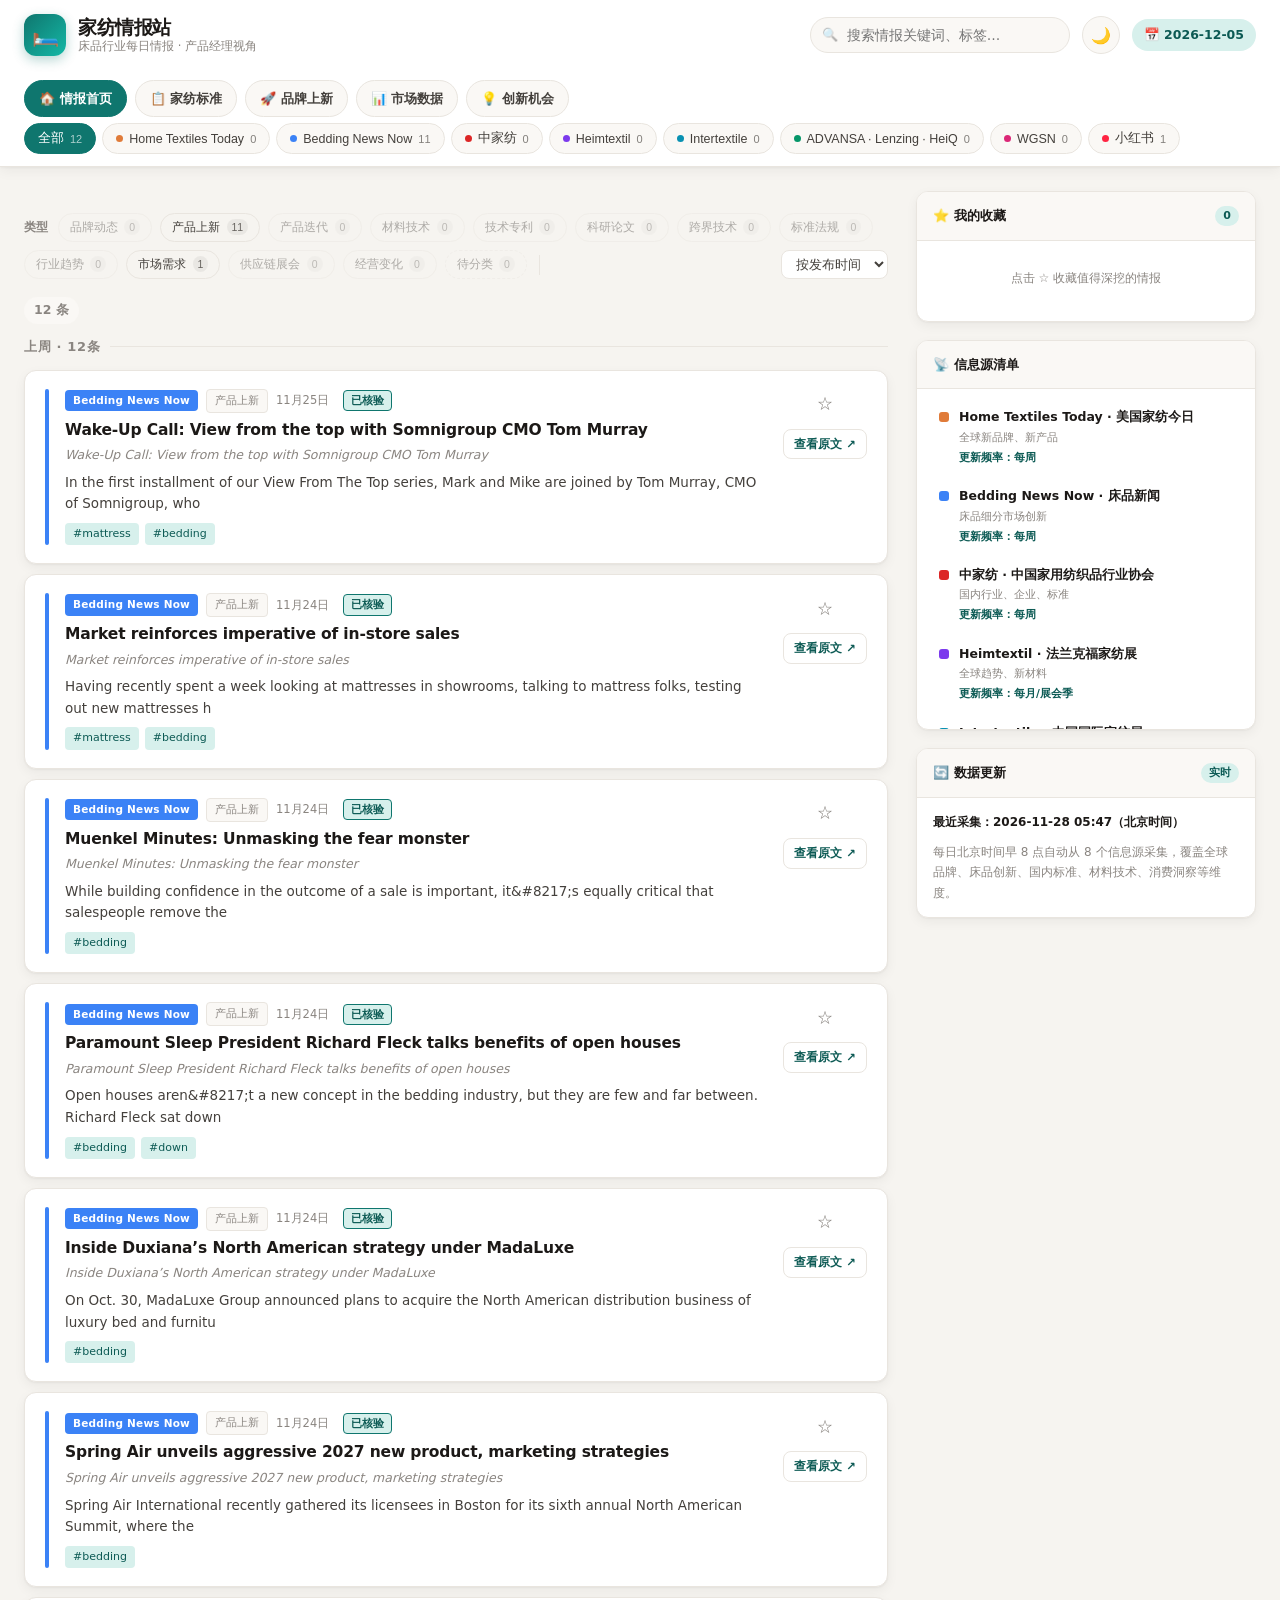
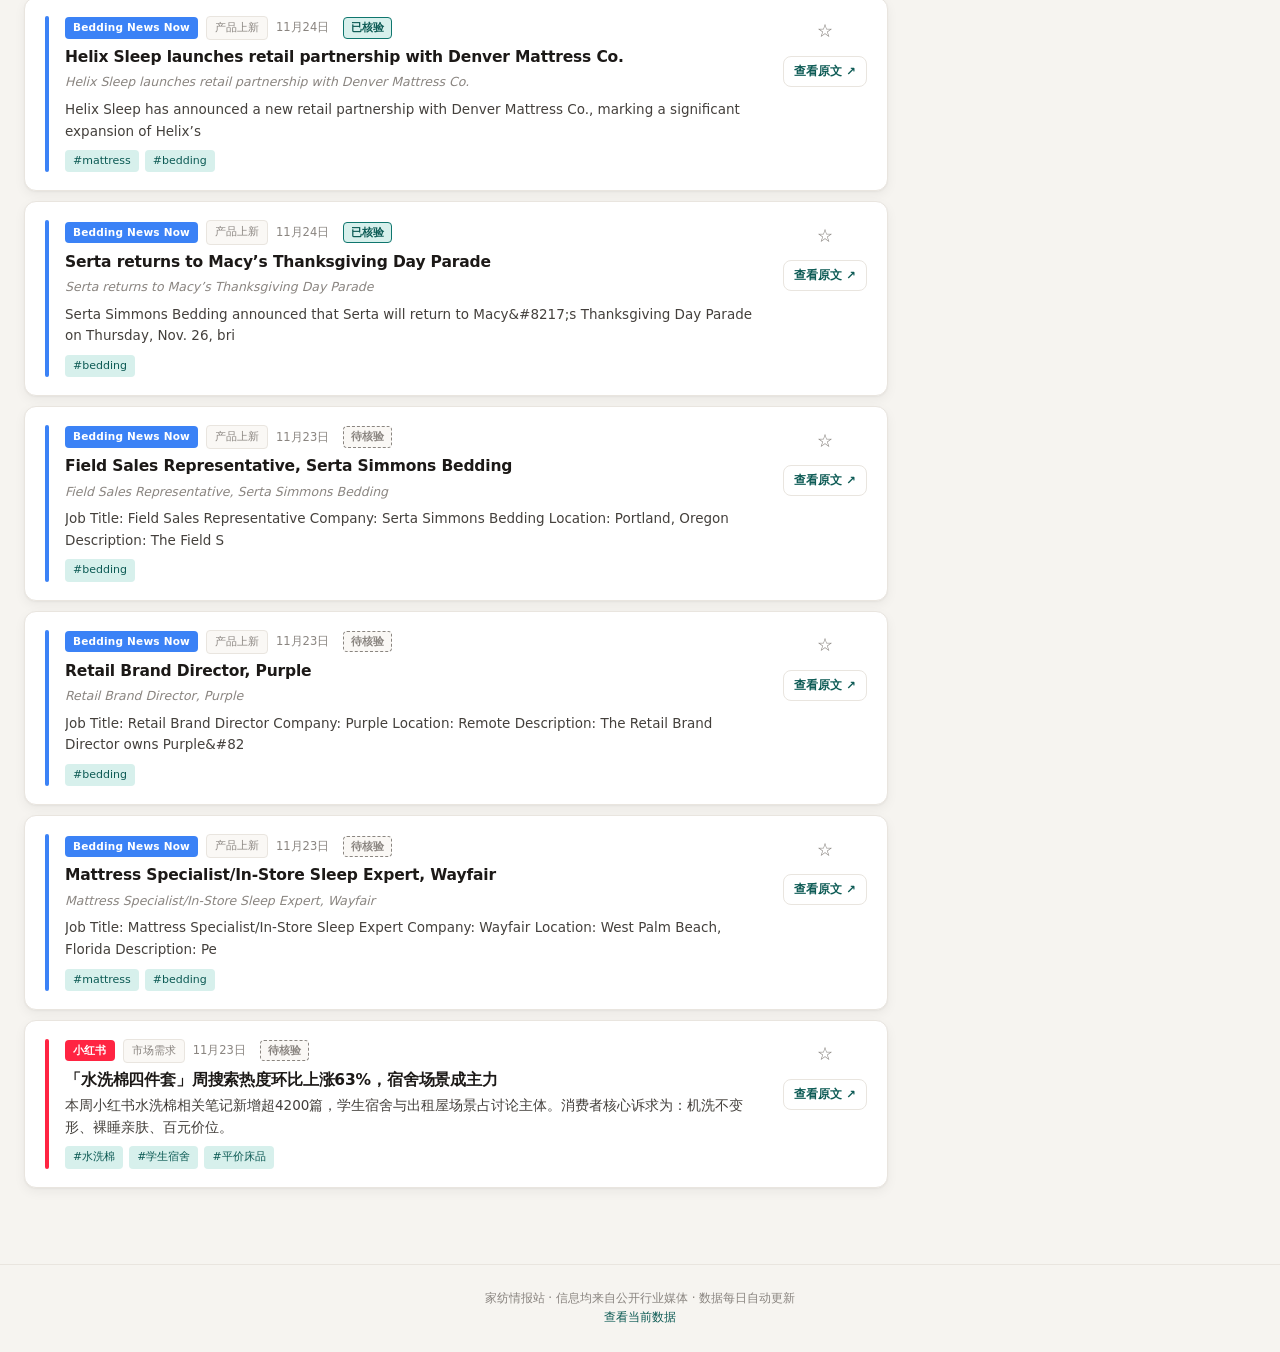
<file: index.html>
<!DOCTYPE html>
<html lang="zh-CN" data-theme="light">
<head>
  <meta charset="UTF-8">
  <meta name="viewport" content="width=device-width, initial-scale=1.0">
  <title>家纺情报站 · 床品行业每日速览</title>
  <meta name="description" content="产品经理的家纺行业情报面板：行业资讯、家纺标准、品牌上新、市场数据、创新机会一站式追踪">
  <link rel="stylesheet" href="css/style.css">
  <link rel="icon" href="data:image/svg+xml,<svg xmlns='http://www.w3.org/2000/svg' viewBox='0 0 100 100'><text y='.9em' font-size='90'>🛏️</text></svg>">
</head>
<body>

  <header class="topbar">
    <div class="wrap topbar-inner">
      <div class="brand">
        <div class="brand-mark">🛏️</div>
        <div>
          <h1>家纺情报站</h1>
          <p class="brand-sub">床品行业每日情报 · 产品经理视角</p>
        </div>
      </div>
      <div class="topbar-actions">
        <div class="search">
          <input id="searchInput" type="search" placeholder="搜索情报关键词、标签…" autocomplete="off">
        </div>
        <button id="themeToggle" class="icon-btn" title="切换深色/浅色">🌙</button>
        <span class="today-badge" id="todayBadge">📅 --</span>
      </div>
    </div>
    <nav class="page-nav wrap" aria-label="模块导航">
      <a class="page-link" href="index.html">🏠 情报首页</a>
      <a class="page-link" href="standards.html">📋 家纺标准</a>
      <a class="page-link" href="brands.html">🚀 品牌上新</a>
      <a class="page-link" href="market.html">📊 市场数据</a>
      <a class="page-link" href="insights.html">💡 创新机会</a>
    </nav>
    <nav class="source-nav wrap" id="sourceNav" aria-label="信息源筛选"></nav>
  </header>

  <main class="wrap layout">
    <div class="content">
      <div id="demoBanner"></div>
      <section class="digest" id="digest" aria-label="今日重点"></section>
      <div class="filter-bar" id="filterBar" aria-label="分类筛选"></div>
      <div class="active-conds" id="activeConds" aria-label="已选条件"></div>
      <div class="feed-head"><span id="feedCount" class="feed-count">0 条</span></div>
      <section class="feed" id="feed" aria-label="情报列表"></section>
    </div>

    <aside class="sidebar">
      <section class="panel" id="bookmarksPanel">
        <div class="panel-head">⭐ 我的收藏 <span class="count-pill">0</span></div>
        <div class="panel-body"></div>
      </section>

      <section class="panel" id="sourcesPanel">
        <div class="panel-head">📡 信息源清单</div>
        <div class="panel-body"></div>
      </section>

      <section class="panel">
        <div class="panel-head">🔄 数据更新 <span class="count-pill" id="dataStatus">--</span></div>
        <div class="panel-body" style="padding:14px 16px">
          <p style="font-size:12px;color:var(--muted);line-height:1.7;margin-bottom:10px">
            <span id="lastUpdated" style="color:var(--ink);font-weight:600">--</span>
          </p>
          <p style="font-size:12px;color:var(--muted);line-height:1.7">
            每日北京时间早 8 点自动从 8 个信息源采集，覆盖全球品牌、床品创新、国内标准、材料技术、消费洞察等维度。
          </p>
        </div>
      </section>
    </aside>
  </main>

  <footer>
    <div class="wrap">
      家纺情报站 · 信息均来自公开行业媒体 · 数据每日自动更新<br>
      <a href="data/news.json">查看当前数据</a>
    </div>
  </footer>

  <script src="js/common.js"></script>
  <script src="js/taxonomy.js"></script>
  <script src="js/data.js"></script>
  <script src="js/app.js"></script>
</body>
</html>
</file>
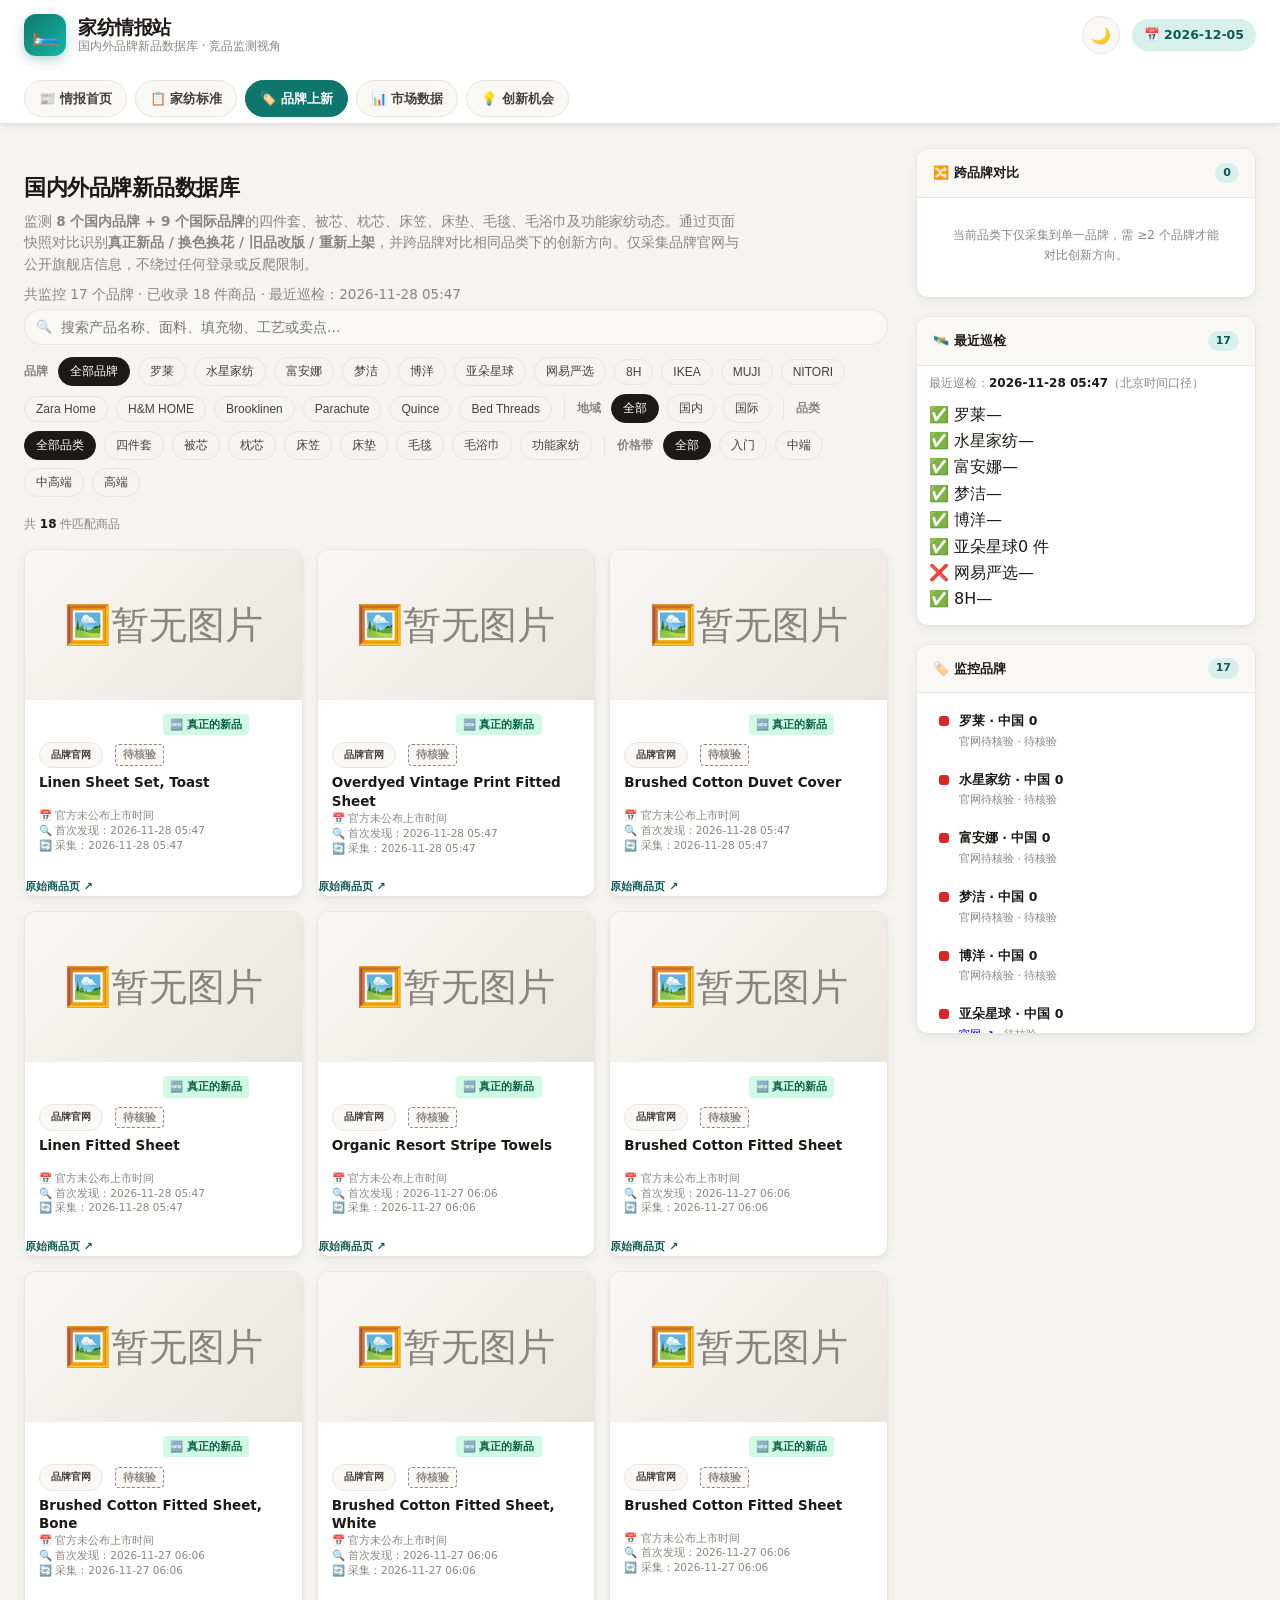
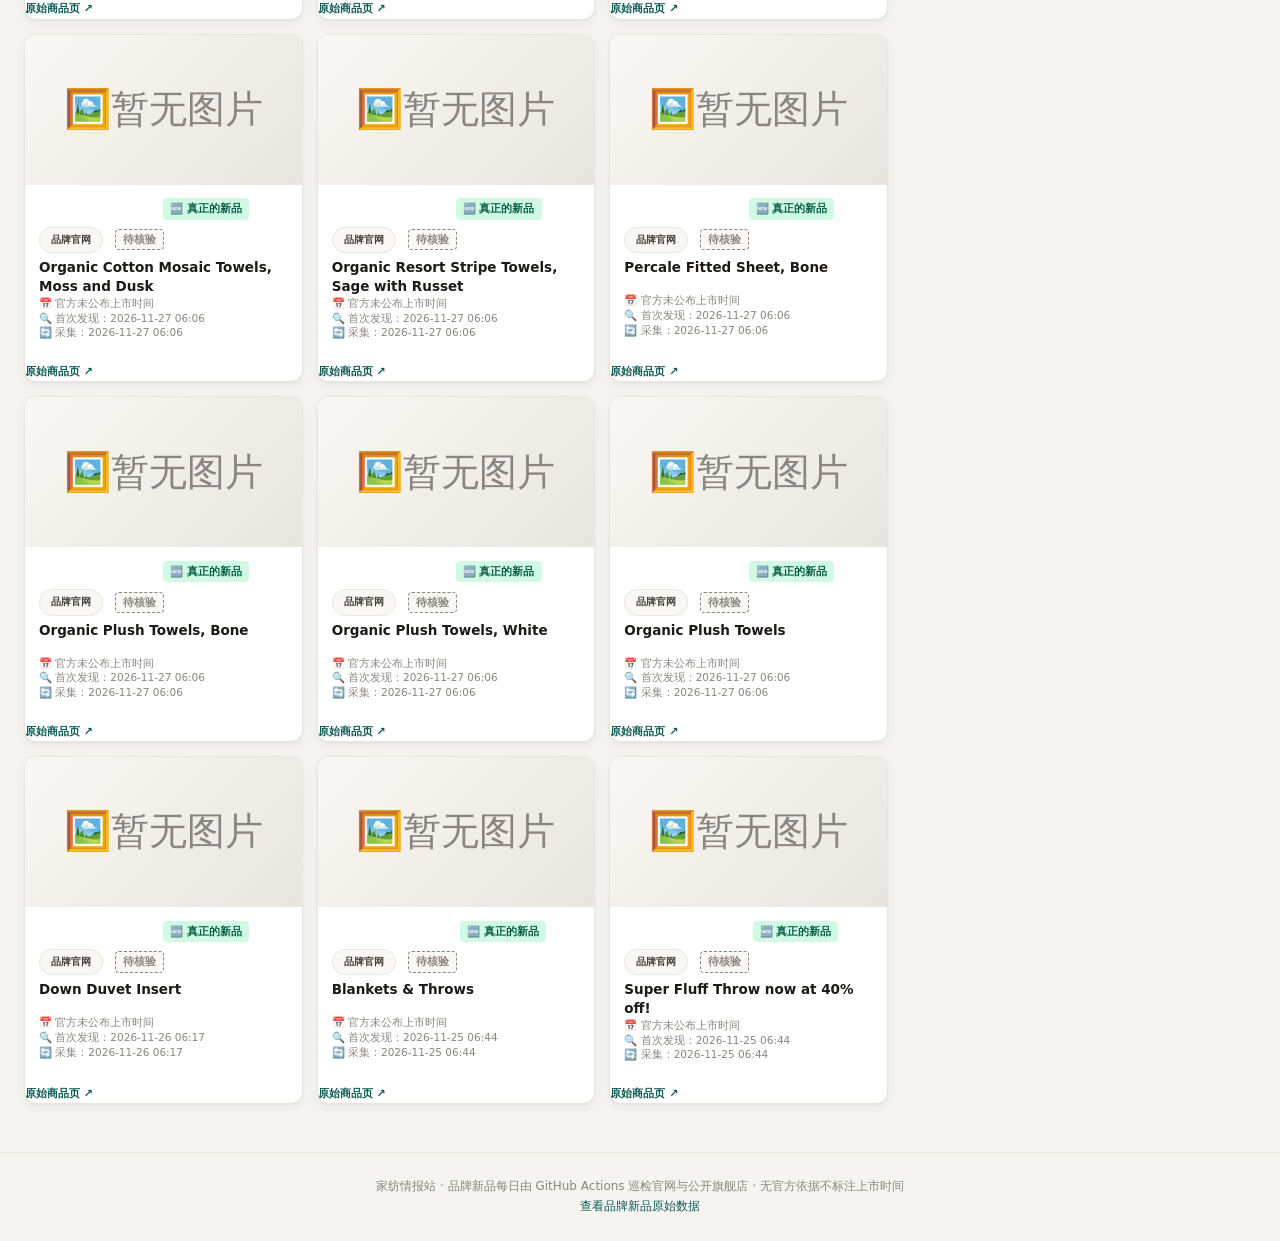
<file: brands.html>
<!DOCTYPE html>
<html lang="zh-CN" data-theme="light">
<head>
  <meta charset="UTF-8">
  <meta name="viewport" content="width=device-width, initial-scale=1.0">
  <title>品牌上新 · 家纺情报站</title>
  <meta name="description" content="国内外床品品牌新品数据库：17 个品牌的新品监测、上新类型识别与跨品牌创新对比">
  <link rel="stylesheet" href="css/style.css">
  <link rel="icon" href="data:image/svg+xml,<svg xmlns='http://www.w3.org/2000/svg' viewBox='0 0 100 100'><text y='.9em' font-size='90'>🏷️</text></svg>">
</head>
<body>

  <header class="topbar">
    <div class="wrap topbar-inner">
      <div class="brand">
        <div class="brand-mark">🛏️</div>
        <div>
          <h1>家纺情报站</h1>
          <p class="brand-sub">国内外品牌新品数据库 · 竞品监测视角</p>
        </div>
      </div>
      <div class="topbar-actions">
        <button id="themeToggle" class="icon-btn" title="切换深色/浅色">🌙</button>
        <span class="today-badge" id="todayBadge">📅 --</span>
      </div>
    </div>
    <nav class="page-nav wrap" aria-label="模块导航">
      <a class="page-link" href="index.html">📰 情报首页</a>
      <a class="page-link" href="standards.html">📋 家纺标准</a>
      <a class="page-link" href="brands.html">🏷️ 品牌上新</a>
      <a class="page-link" href="market.html">📊 市场数据</a>
      <a class="page-link" href="insights.html">💡 创新机会</a>
    </nav>
  </header>

  <main class="wrap layout">
    <div class="content">
      <div class="page-head">
        <h2>国内外品牌新品数据库</h2>
        <p>监测 <b>8 个国内品牌 + 9 个国际品牌</b>的四件套、被芯、枕芯、床笠、床垫、毛毯、毛浴巾及功能家纺动态。通过页面快照对比识别<b>真正新品 / 换色换花 / 旧品改版 / 重新上架</b>，并跨品牌对比相同品类下的创新方向。仅采集品牌官网与公开旗舰店信息，不绕过任何登录或反爬限制。</p>
        <p class="std-meta-row" id="brandMeta" style="margin-top:8px"></p>
      </div>

      <div id="brandDemoBanner"></div>

      <div class="search" style="margin-bottom:12px">
        <input id="brandSearch" type="search" style="width:100%" placeholder="搜索产品名称、面料、填充物、工艺或卖点…" autocomplete="off">
      </div>

      <div class="filter-bar" id="brandFilterBar" aria-label="品牌/品类/价格筛选"></div>
      <div style="font-size:12px;color:var(--muted);margin:10px 0 14px">共 <b id="brandCount" style="color:var(--ink)">--</b> 件匹配商品</div>

      <div class="product-grid" id="productGrid"></div>
    </div>

    <aside class="sidebar">
      <section class="panel" id="brandComparePanel">
        <div class="panel-head">🔀 跨品牌对比 <span class="count-pill">0</span></div>
        <div class="panel-body"></div>
      </section>

      <section class="panel" id="brandCheckPanel">
        <div class="panel-head">🛰️ 最近巡检 <span class="count-pill">0</span></div>
        <div class="panel-body"></div>
      </section>

      <section class="panel" id="brandsListPanel">
        <div class="panel-head">🏷️ 监控品牌 <span class="count-pill">0</span></div>
        <div class="panel-body"></div>
      </section>
    </aside>
  </main>

  <footer>
    <div class="wrap">
      家纺情报站 · 品牌新品每日由 GitHub Actions 巡检官网与公开旗舰店 · 无官方依据不标注上市时间<br>
      <a href="data/brand_products.json">查看品牌新品原始数据</a>
    </div>
  </footer>

  <script src="js/common.js"></script>
  <script src="js/brands.js"></script>
</body>
</html>
</file>
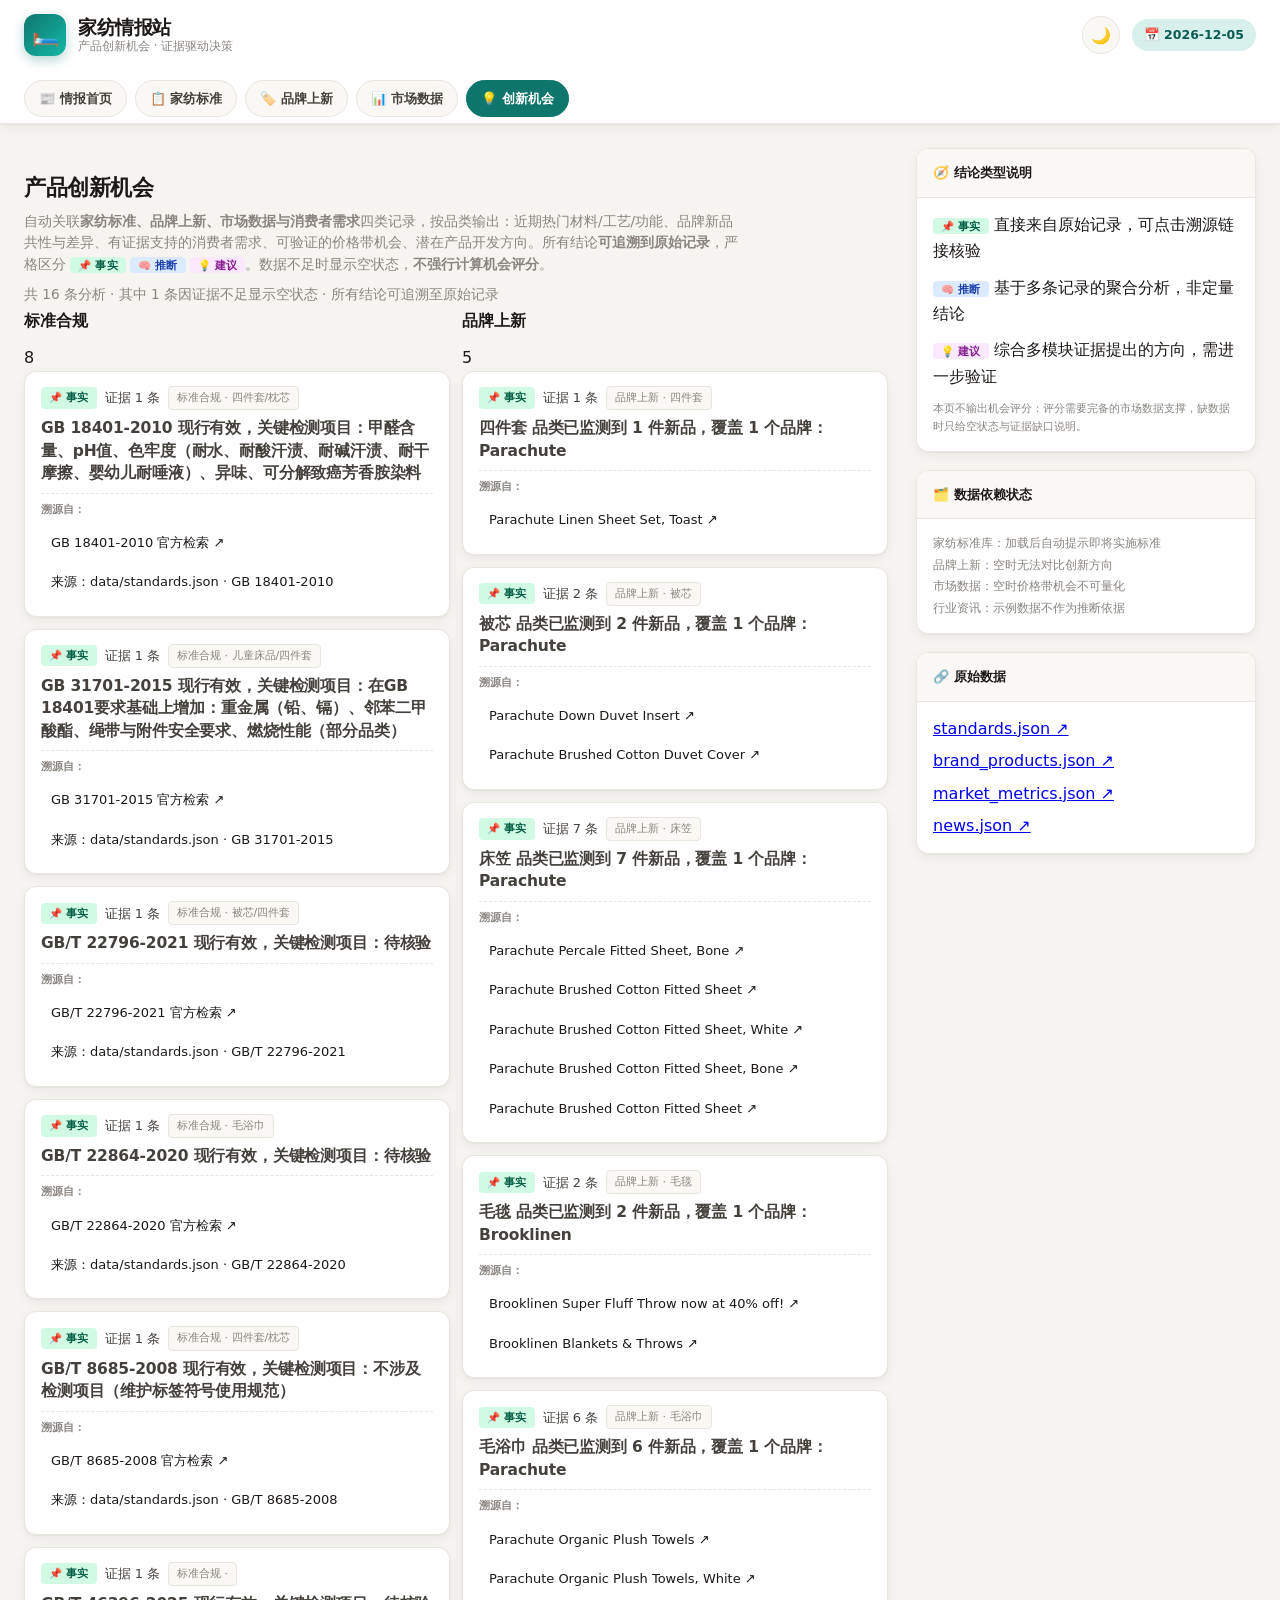
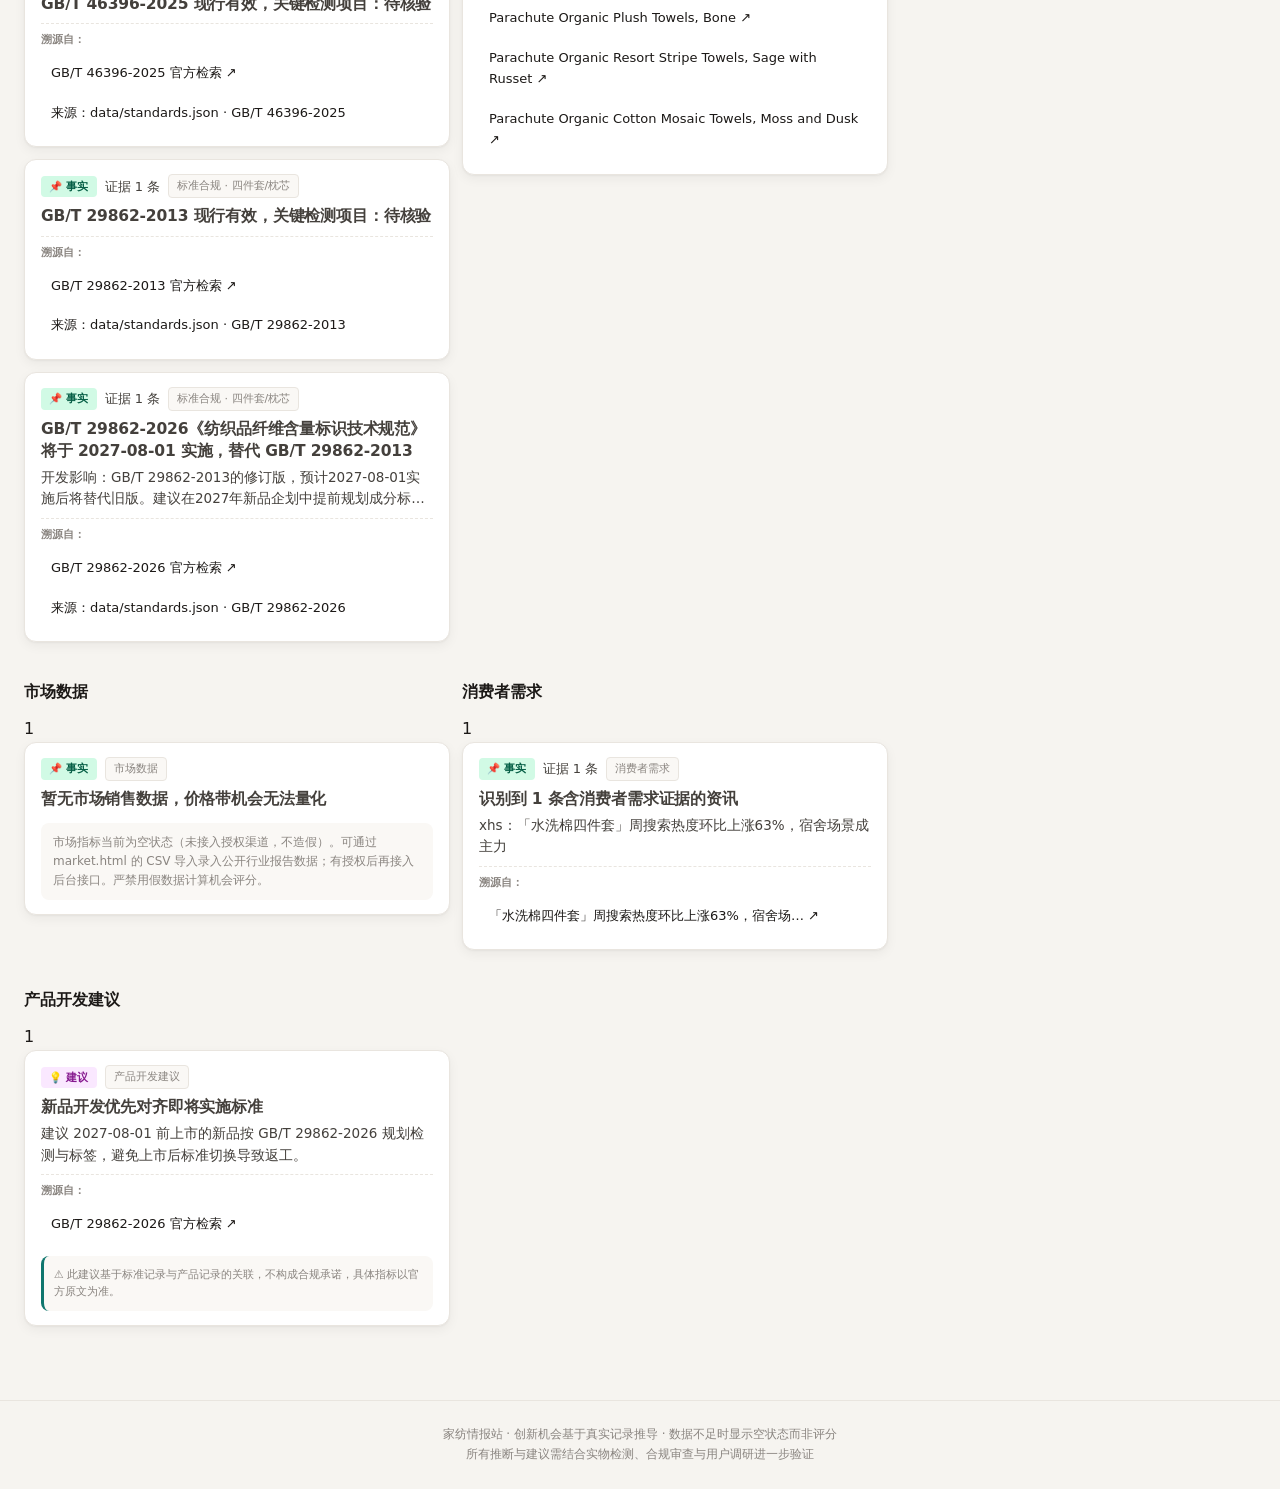
<file: insights.html>
<!DOCTYPE html>
<html lang="zh-CN" data-theme="light">
<head>
  <meta charset="UTF-8">
  <meta name="viewport" content="width=device-width, initial-scale=1.0">
  <title>创新机会 · 家纺情报站</title>
  <meta name="description" content="家纺产品创新机会：关联标准合规、品牌上新、市场数据与消费者需求，区分事实/推断/建议，结论可溯源">
  <link rel="stylesheet" href="css/style.css">
  <link rel="icon" href="data:image/svg+xml,<svg xmlns='http://www.w3.org/2000/svg' viewBox='0 0 100 100'><text y='.9em' font-size='90'>💡</text></svg>">
</head>
<body>

  <header class="topbar">
    <div class="wrap topbar-inner">
      <div class="brand">
        <div class="brand-mark">🛏️</div>
        <div>
          <h1>家纺情报站</h1>
          <p class="brand-sub">产品创新机会 · 证据驱动决策</p>
        </div>
      </div>
      <div class="topbar-actions">
        <button id="themeToggle" class="icon-btn" title="切换深色/浅色">🌙</button>
        <span class="today-badge" id="todayBadge">📅 --</span>
      </div>
    </div>
    <nav class="page-nav wrap" aria-label="模块导航">
      <a class="page-link" href="index.html">📰 情报首页</a>
      <a class="page-link" href="standards.html">📋 家纺标准</a>
      <a class="page-link" href="brands.html">🏷️ 品牌上新</a>
      <a class="page-link" href="market.html">📊 市场数据</a>
      <a class="page-link" href="insights.html">💡 创新机会</a>
    </nav>
  </header>

  <main class="wrap layout">
    <div class="content">
      <div class="page-head">
        <h2>产品创新机会</h2>
        <p>自动关联<b>家纺标准、品牌上新、市场数据与消费者需求</b>四类记录，按品类输出：近期热门材料/工艺/功能、品牌新品共性与差异、有证据支持的消费者需求、可验证的价格带机会、潜在产品开发方向。所有结论<b>可追溯到原始记录</b>，严格区分 <span class="it-badge it-fact">📌 事实</span> <span class="it-badge it-inference">🧠 推断</span> <span class="it-badge it-suggestion">💡 建议</span>。数据不足时显示空状态，<b>不强行计算机会评分</b>。</p>
        <p class="std-meta-row" id="insightsMeta" style="margin-top:8px"></p>
      </div>

      <div id="insightsDemoBanner"></div>

      <div class="insight-list" id="insightsList"></div>
    </div>

    <aside class="sidebar">
      <section class="panel">
        <div class="panel-head">🧭 结论类型说明</div>
        <div class="panel-body" style="padding:14px 16px">
          <p style="margin:0 0 10px"><span class="it-badge it-fact">📌 事实</span> 直接来自原始记录，可点击溯源链接核验</p>
          <p style="margin:0 0 10px"><span class="it-badge it-inference">🧠 推断</span> 基于多条记录的聚合分析，非定量结论</p>
          <p style="margin:0 0 10px"><span class="it-badge it-suggestion">💡 建议</span> 综合多模块证据提出的方向，需进一步验证</p>
          <p style="margin:0;font-size:11px;color:var(--muted)">本页不输出机会评分：评分需要完备的市场数据支撑，缺数据时只给空状态与证据缺口说明。</p>
        </div>
      </section>

      <section class="panel">
        <div class="panel-head">🗂️ 数据依赖状态</div>
        <div class="panel-body" style="padding:14px 16px">
          <p style="font-size:12px;color:var(--muted);line-height:1.8;margin:0">
            家纺标准库：加载后自动提示即将实施标准<br>
            品牌上新：空时无法对比创新方向<br>
            市场数据：空时价格带机会不可量化<br>
            行业资讯：示例数据不作为推断依据
          </p>
        </div>
      </section>

      <section class="panel">
        <div class="panel-head">🔗 原始数据</div>
        <div class="panel-body" style="padding:14px 16px">
          <p style="margin:0 0 6px"><a href="data/standards.json">standards.json ↗</a></p>
          <p style="margin:0 0 6px"><a href="data/brand_products.json">brand_products.json ↗</a></p>
          <p style="margin:0 0 6px"><a href="data/market_metrics.json">market_metrics.json ↗</a></p>
          <p style="margin:0"><a href="data/news.json">news.json ↗</a></p>
        </div>
      </section>
    </aside>
  </main>

  <footer>
    <div class="wrap">
      家纺情报站 · 创新机会基于真实记录推导 · 数据不足时显示空状态而非评分<br>
      所有推断与建议需结合实物检测、合规审查与用户调研进一步验证
    </div>
  </footer>

  <script src="js/common.js"></script>
  <script src="js/insights.js"></script>
</body>
</html>
</file>
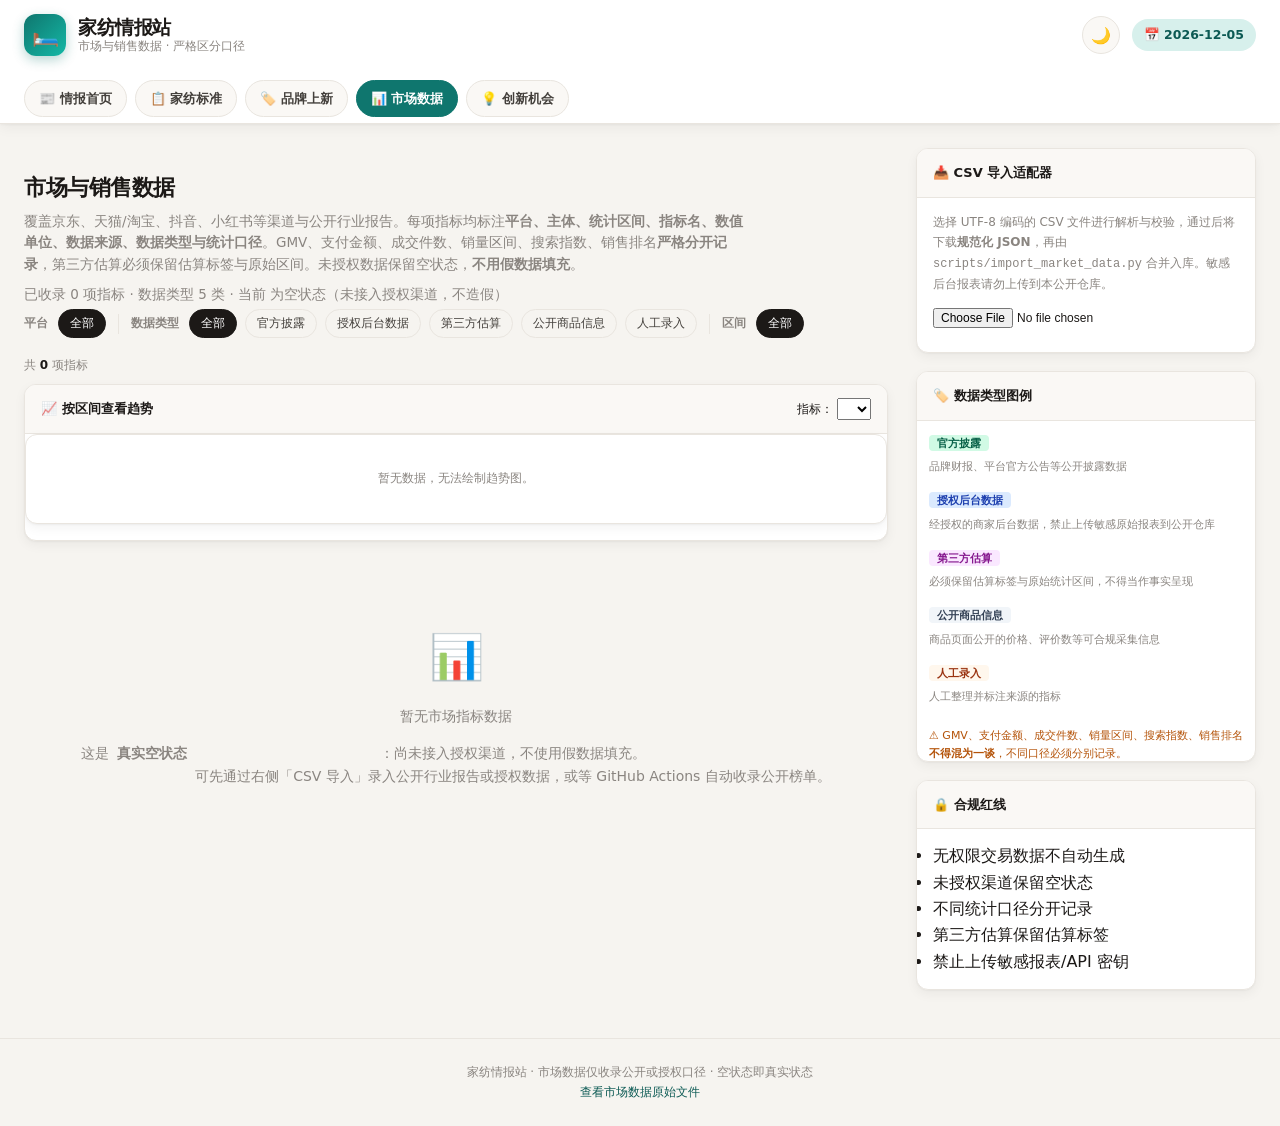
<file: market.html>
<!DOCTYPE html>
<html lang="zh-CN" data-theme="light">
<head>
  <meta charset="UTF-8">
  <meta name="viewport" content="width=device-width, initial-scale=1.0">
  <title>市场数据 · 家纺情报站</title>
  <meta name="description" content="家纺市场与销售数据：公开行业报告、合规榜单监测、CSV 导入与指标规范化展示，不同口径严格区分">
  <link rel="stylesheet" href="css/style.css">
  <link rel="icon" href="data:image/svg+xml,<svg xmlns='http://www.w3.org/2000/svg' viewBox='0 0 100 100'><text y='.9em' font-size='90'>📊</text></svg>">
</head>
<body>

  <header class="topbar">
    <div class="wrap topbar-inner">
      <div class="brand">
        <div class="brand-mark">🛏️</div>
        <div>
          <h1>家纺情报站</h1>
          <p class="brand-sub">市场与销售数据 · 严格区分口径</p>
        </div>
      </div>
      <div class="topbar-actions">
        <button id="themeToggle" class="icon-btn" title="切换深色/浅色">🌙</button>
        <span class="today-badge" id="todayBadge">📅 --</span>
      </div>
    </div>
    <nav class="page-nav wrap" aria-label="模块导航">
      <a class="page-link" href="index.html">📰 情报首页</a>
      <a class="page-link" href="standards.html">📋 家纺标准</a>
      <a class="page-link" href="brands.html">🏷️ 品牌上新</a>
      <a class="page-link" href="market.html">📊 市场数据</a>
      <a class="page-link" href="insights.html">💡 创新机会</a>
    </nav>
  </header>

  <main class="wrap layout">
    <div class="content">
      <div class="page-head">
        <h2>市场与销售数据</h2>
        <p>覆盖京东、天猫/淘宝、抖音、小红书等渠道与公开行业报告。每项指标均标注<b>平台、主体、统计区间、指标名、数值单位、数据来源、数据类型与统计口径</b>。GMV、支付金额、成交件数、销量区间、搜索指数、销售排名<b>严格分开记录</b>，第三方估算必须保留估算标签与原始区间。未授权数据保留空状态，<b>不用假数据填充</b>。</p>
        <p class="std-meta-row" id="marketMeta" style="margin-top:8px"></p>
      </div>

      <div id="marketDemoBanner"></div>

      <div class="filter-bar" id="marketFilterBar" aria-label="平台/类型/区间筛选"></div>
      <div style="font-size:12px;color:var(--muted);margin:10px 0 8px">共 <b id="marketCount" style="color:var(--ink)">--</b> 项指标</div>

      <section class="panel" style="margin-bottom:16px">
        <div class="panel-head">📈 按区间查看趋势 <span style="margin-left:auto;font-weight:400;font-size:12px">指标：
          <select id="chartMetricSelect" style="font-size:12px;padding:2px 6px"></select>
        </span></div>
        <div class="panel-body chart-box" id="marketChart" style="padding:14px"></div>
      </section>

      <section id="metricTableWrap"></section>
    </div>

    <aside class="sidebar">
      <section class="panel" id="marketImportPanel">
        <div class="panel-head">📥 CSV 导入适配器</div>
        <div class="panel-body" style="padding:14px 16px">
          <p style="font-size:12px;color:var(--muted);margin:0 0 10px;line-height:1.7">选择 UTF-8 编码的 CSV 文件进行解析与校验，通过后将下载<b>规范化 JSON</b>，再由 <code>scripts/import_market_data.py</code> 合并入库。敏感后台报表请勿上传到本公开仓库。</p>
          <input type="file" id="csvFileInput" accept=".csv,text/csv" style="font-size:12px;margin-bottom:10px">
          <div id="csvPreview"></div>
          <button id="csvDownloadBtn" style="display:none" class="open-link">⬇️ 下载规范化 JSON</button>
        </div>
      </section>

      <section class="panel" id="marketTypePanel">
        <div class="panel-head">🏷️ 数据类型图例</div>
        <div class="panel-body"></div>
      </section>

      <section class="panel">
        <div class="panel-head">🔒 合规红线</div>
        <div class="panel-body" style="padding:14px 16px">
          <ul class="hint-list">
            <li>无权限交易数据不自动生成</li>
            <li>未授权渠道保留空状态</li>
            <li>不同统计口径分开记录</li>
            <li>第三方估算保留估算标签</li>
            <li>禁止上传敏感报表/API 密钥</li>
          </ul>
        </div>
      </section>
    </aside>
  </main>

  <footer>
    <div class="wrap">
      家纺情报站 · 市场数据仅收录公开或授权口径 · 空状态即真实状态<br>
      <a href="data/market_metrics.json">查看市场数据原始文件</a>
    </div>
  </footer>

  <script src="js/common.js"></script>
  <script src="js/market.js"></script>
</body>
</html>
</file>
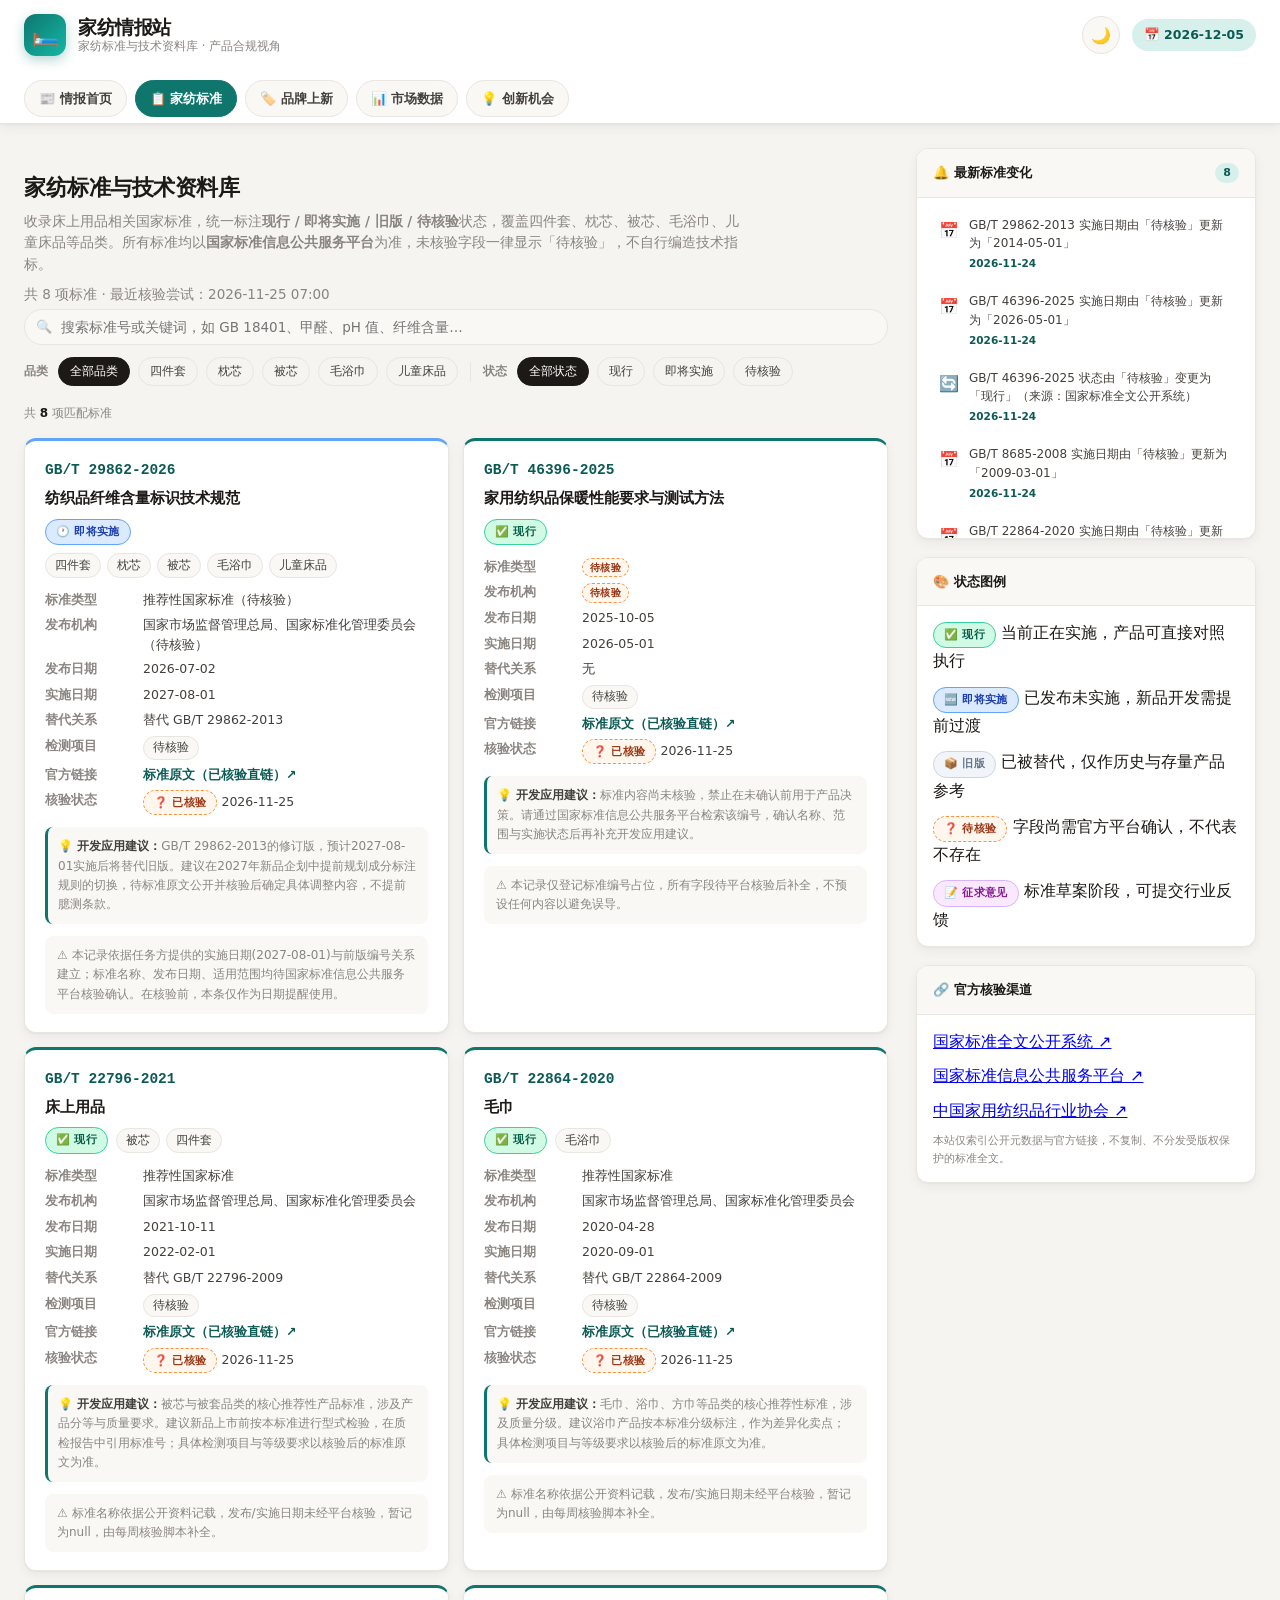
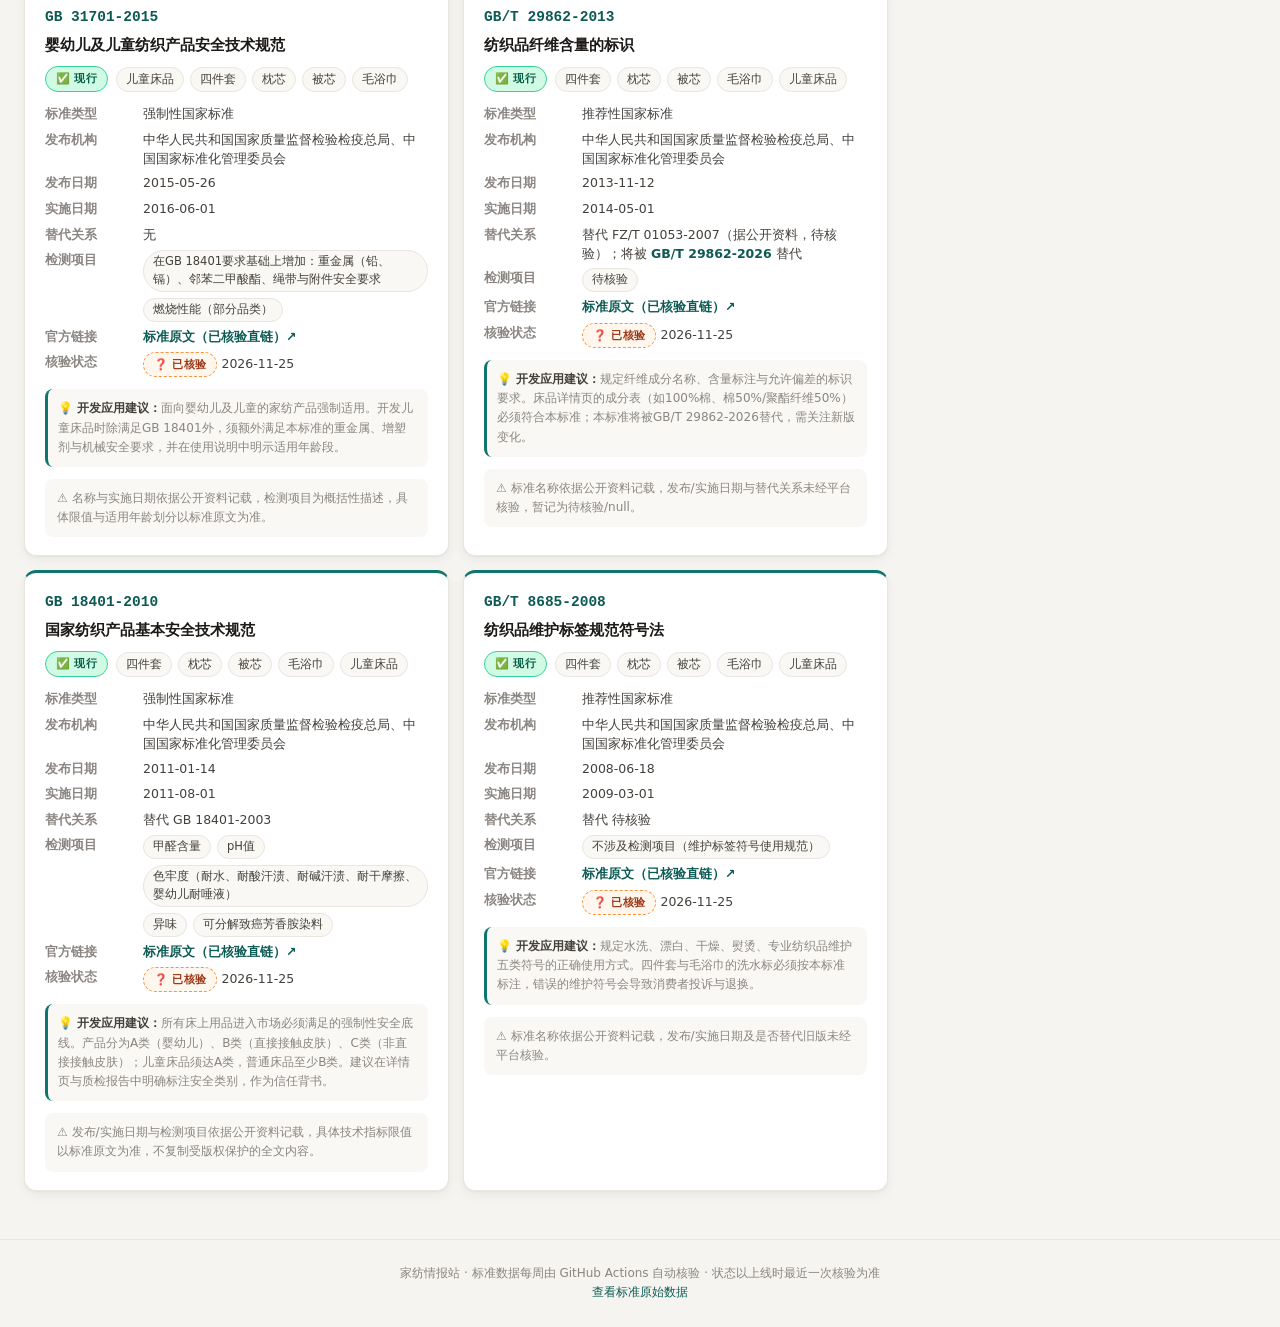
<file: standards.html>
<!DOCTYPE html>
<html lang="zh-CN" data-theme="light">
<head>
  <meta charset="UTF-8">
  <meta name="viewport" content="width=device-width, initial-scale=1.0">
  <title>家纺标准 · 家纺情报站</title>
  <meta name="description" content="家纺标准与技术资料库：床上用品国家标准收录、状态追踪与开发应用建议">
  <link rel="stylesheet" href="css/style.css">
  <link rel="icon" href="data:image/svg+xml,<svg xmlns='http://www.w3.org/2000/svg' viewBox='0 0 100 100'><text y='.9em' font-size='90'>📋</text></svg>">
</head>
<body>

  <header class="topbar">
    <div class="wrap topbar-inner">
      <div class="brand">
        <div class="brand-mark">🛏️</div>
        <div>
          <h1>家纺情报站</h1>
          <p class="brand-sub">家纺标准与技术资料库 · 产品合规视角</p>
        </div>
      </div>
      <div class="topbar-actions">
        <button id="themeToggle" class="icon-btn" title="切换深色/浅色">🌙</button>
        <span class="today-badge" id="todayBadge">📅 --</span>
      </div>
    </div>
    <nav class="page-nav wrap" aria-label="模块导航">
      <a class="page-link" href="index.html">📰 情报首页</a>
      <a class="page-link" href="standards.html">📋 家纺标准</a>
      <a class="page-link" href="brands.html">🏷️ 品牌上新</a>
      <a class="page-link" href="market.html">📊 市场数据</a>
      <a class="page-link" href="insights.html">💡 创新机会</a>
    </nav>
  </header>

  <main class="wrap layout">
    <div class="content">
      <div class="page-head">
        <h2>家纺标准与技术资料库</h2>
        <p>收录床上用品相关国家标准，统一标注<b>现行 / 即将实施 / 旧版 / 待核验</b>状态，覆盖四件套、枕芯、被芯、毛浴巾、儿童床品等品类。所有标准均以<b>国家标准信息公共服务平台</b>为准，未核验字段一律显示「待核验」，不自行编造技术指标。</p>
        <p class="std-meta-row" id="stdMeta" style="margin-top:8px"></p>
      </div>

      <div class="search" style="margin-bottom:12px">
        <input id="stdSearch" type="search" style="width:100%" placeholder="搜索标准号或关键词，如 GB 18401、甲醛、pH 值、纤维含量…" autocomplete="off">
      </div>

      <div class="filter-bar" id="stdFilterBar" aria-label="品类与状态筛选"></div>
      <div style="font-size:12px;color:var(--muted);margin:10px 0 14px">共 <b id="stdCount" style="color:var(--ink)">--</b> 项匹配标准</div>

      <div class="std-grid" id="stdGrid"></div>
    </div>

    <aside class="sidebar">
      <section class="panel" id="stdChangesPanel">
        <div class="panel-head">🔔 最新标准变化 <span class="count-pill">0</span></div>
        <div class="panel-body"></div>
      </section>

      <section class="panel">
        <div class="panel-head">🎨 状态图例</div>
        <div class="panel-body" style="padding:14px 16px">
          <p style="margin:0 0 10px"><span class="status-badge st-current">✅ 现行</span> 当前正在实施，产品可直接对照执行</p>
          <p style="margin:0 0 10px"><span class="status-badge st-upcoming">🆕 即将实施</span> 已发布未实施，新品开发需提前过渡</p>
          <p style="margin:0 0 10px"><span class="status-badge st-old">📦 旧版</span> 已被替代，仅作历史与存量产品参考</p>
          <p style="margin:0 0 10px"><span class="status-badge st-unknown">❓ 待核验</span> 字段尚需官方平台确认，不代表不存在</p>
          <p style="margin:0"><span class="status-badge st-draft">📝 征求意见</span> 标准草案阶段，可提交行业反馈</p>
        </div>
      </section>

      <section class="panel">
        <div class="panel-head">🔗 官方核验渠道</div>
        <div class="panel-body" style="padding:14px 16px">
          <p style="margin:0 0 8px"><a href="https://openstd.samr.gov.cn/" target="_blank" rel="noopener">国家标准全文公开系统 ↗</a></p>
          <p style="margin:0 0 8px"><a href="https://std.samr.gov.cn/" target="_blank" rel="noopener">国家标准信息公共服务平台 ↗</a></p>
          <p style="margin:0 0 8px"><a href="http://www.chinahometex.org/" target="_blank" rel="noopener">中国家用纺织品行业协会 ↗</a></p>
          <p style="margin:0;font-size:11px;color:var(--muted)">本站仅索引公开元数据与官方链接，不复制、不分发受版权保护的标准全文。</p>
        </div>
      </section>
    </aside>
  </main>

  <footer>
    <div class="wrap">
      家纺情报站 · 标准数据每周由 GitHub Actions 自动核验 · 状态以上线时最近一次核验为准<br>
      <a href="data/standards.json">查看标准原始数据</a>
    </div>
  </footer>

  <script src="js/common.js"></script>
  <script src="js/standards.js"></script>
</body>
</html>
</file>
<file: css/style.css>
:root {
  --bg: #f6f4f0;
  --surface: #ffffff;
  --surface-2: #faf8f5;
  --ink: #1c1917;
  --ink-2: #44403c;
  --muted: #8a8580;
  --line: #e9e5df;
  --accent: #0f766e;
  --accent-soft: #d7f0ec;
  --accent-ink: #0c5a54;
  --star: #eab308;
  --radius: 12px;
  --shadow: 0 1px 2px rgba(28,25,23,.04), 0 4px 12px rgba(28,25,23,.05);
  --shadow-lg: 0 4px 16px rgba(28,25,23,.08), 0 12px 32px rgba(28,25,23,.06);
  --font: "PingFang SC", "Microsoft YaHei", "Segoe UI", system-ui, -apple-system, sans-serif;
  --mono: "SF Mono", "Cascadia Code", Consolas, monospace;
}

[data-theme="dark"] {
  --bg: #171514;
  --surface: #211e1c;
  --surface-2: #2a2624;
  --ink: #f4f0ea;
  --ink-2: #d6cfc5;
  --muted: #948b80;
  --line: #38322e;
  --accent: #2dd4bf;
  --accent-soft: #1c3532;
  --accent-ink: #5eead4;
  --shadow: 0 1px 2px rgba(0,0,0,.2), 0 4px 12px rgba(0,0,0,.15);
  --shadow-lg: 0 4px 16px rgba(0,0,0,.25), 0 12px 32px rgba(0,0,0,.2);
}

* { box-sizing: border-box; margin: 0; padding: 0; }

html { scroll-behavior: smooth; }

body {
  font-family: var(--font);
  background: var(--bg);
  color: var(--ink);
  line-height: 1.65;
  -webkit-font-smoothing: antialiased;
}

.wrap { max-width: 1280px; margin: 0 auto; padding: 0 24px; }

/* ---------- Top bar ---------- */
.topbar {
  background: var(--surface);
  border-bottom: 1px solid var(--line);
  position: sticky;
  top: 0;
  z-index: 50;
  box-shadow: var(--shadow);
}

.topbar-inner {
  display: flex;
  align-items: center;
  gap: 20px;
  padding-top: 14px;
  padding-bottom: 14px;
}

.brand { display: flex; align-items: center; gap: 12px; flex-shrink: 0; }

.brand-mark {
  width: 42px; height: 42px;
  border-radius: 12px;
  background: linear-gradient(135deg, var(--accent), #14b8a6);
  display: flex; align-items: center; justify-content: center;
  font-size: 22px;
  color: #fff;
  box-shadow: 0 4px 12px rgba(15,118,110,.3);
}

.brand h1 { font-size: 19px; font-weight: 700; letter-spacing: -.02em; line-height: 1.2; }
.brand-sub { font-size: 11.5px; color: var(--muted); line-height: 1.3; }

.topbar-actions { margin-left: auto; display: flex; align-items: center; gap: 12px; }

.search { position: relative; }
.search input {
  width: 260px;
  padding: 9px 14px 9px 36px;
  border: 1px solid var(--line);
  border-radius: 999px;
  background: var(--surface-2);
  color: var(--ink);
  font-size: 13.5px;
  font-family: var(--font);
  outline: none;
  transition: border-color .2s, box-shadow .2s, width .3s;
}
.search input:focus { border-color: var(--accent); box-shadow: 0 0 0 3px var(--accent-soft); width: 320px; }
.search::before {
  content: "🔍";
  position: absolute; left: 12px; top: 50%; transform: translateY(-50%);
  font-size: 13px; opacity: .5; pointer-events: none;
}

.icon-btn {
  width: 38px; height: 38px;
  border-radius: 50%;
  border: 1px solid var(--line);
  background: var(--surface-2);
  cursor: pointer;
  font-size: 16px;
  display: flex; align-items: center; justify-content: center;
  transition: background .2s, transform .15s;
}
.icon-btn:hover { background: var(--accent-soft); transform: scale(1.05); }

.today-badge {
  font-size: 12.5px;
  color: var(--accent-ink);
  background: var(--accent-soft);
  padding: 6px 12px;
  border-radius: 999px;
  font-weight: 600;
  white-space: nowrap;
}

/* ---------- Source nav ---------- */
.source-nav {
  display: flex;
  gap: 6px;
  padding-top: 0;
  padding-bottom: 12px;
  overflow-x: auto;
  scrollbar-width: none;
}
.source-nav::-webkit-scrollbar { display: none; }

.chip {
  padding: 6px 13px;
  border-radius: 999px;
  border: 1px solid var(--line);
  background: var(--surface-2);
  color: var(--ink-2);
  font-size: 12.5px;
  font-weight: 500;
  cursor: pointer;
  white-space: nowrap;
  transition: all .2s;
  display: inline-flex;
  align-items: center;
  gap: 6px;
}
.chip:hover { border-color: var(--accent); color: var(--accent-ink); }
.chip.active { background: var(--accent); border-color: var(--accent); color: #fff; }
.chip .dot { width: 7px; height: 7px; border-radius: 50%; flex-shrink: 0; }
.chip .count { font-size: 11px; opacity: .65; }

/* ---------- Layout ---------- */
.layout {
  display: grid;
  grid-template-columns: 1fr 340px;
  gap: 28px;
  padding-top: 24px;
  padding-bottom: 48px;
  align-items: start;
}

@media (max-width: 960px) {
  .layout { grid-template-columns: 1fr; }
  .search input { width: 180px; }
  .search input:focus { width: 220px; }
  .brand-sub { display: none; }
}

/* ---------- Digest ---------- */
.digest { margin-bottom: 22px; }

.digest-header {
  display: flex;
  align-items: center;
  justify-content: space-between;
  margin-bottom: 12px;
}
.digest-header h2 { font-size: 16px; font-weight: 700; display: flex; align-items: center; gap: 8px; }
.digest-header h2 .pulse {
  width: 8px; height: 8px; border-radius: 50%;
  background: var(--accent);
  animation: pulse 2s infinite;
}
@keyframes pulse {
  0% { box-shadow: 0 0 0 0 rgba(15,118,110,.4); }
  70% { box-shadow: 0 0 0 8px rgba(15,118,110,0); }
  100% { box-shadow: 0 0 0 0 rgba(15,118,110,0); }
}

.digest-grid {
  display: grid;
  grid-template-columns: repeat(auto-fit, minmax(220px, 1fr));
  gap: 12px;
}

.digest-card {
  background: var(--surface);
  border: 1px solid var(--line);
  border-radius: var(--radius);
  padding: 16px;
  box-shadow: var(--shadow);
  transition: transform .2s, box-shadow .2s;
  position: relative;
  overflow: hidden;
  cursor: pointer;
}
.digest-card::before {
  content: "";
  position: absolute;
  top: 0; left: 0; right: 0;
  height: 3px;
}
.digest-card:hover { transform: translateY(-2px); box-shadow: var(--shadow-lg); }
.digest-card .dc-source { font-size: 11px; font-weight: 700; letter-spacing: .04em; text-transform: uppercase; margin-bottom: 8px; }
.digest-card .dc-title { font-size: 13.5px; font-weight: 600; line-height: 1.45; display: -webkit-box; -webkit-line-clamp: 3; -webkit-box-orient: vertical; overflow: hidden; }

/* ---------- Filter bar ---------- */
.filter-bar {
  display: flex;
  align-items: center;
  gap: 8px;
  margin-bottom: 18px;
  flex-wrap: wrap;
}
.filter-bar .label { font-size: 12px; color: var(--muted); font-weight: 600; margin-right: 2px; }
.filter-chip {
  padding: 5px 11px;
  border-radius: 999px;
  border: 1px solid var(--line);
  background: transparent;
  color: var(--ink-2);
  font-size: 12px;
  cursor: pointer;
  transition: all .2s;
}
.filter-chip:hover { border-color: var(--accent); }
.filter-chip.active { background: var(--ink); border-color: var(--ink); color: var(--surface); }
.filter-bar .sep { width: 1px; height: 20px; background: var(--line); margin: 0 4px; }
.filter-bar .clear-btn {
  margin-left: auto;
  font-size: 12px;
  color: var(--accent-ink);
  background: none;
  border: none;
  cursor: pointer;
  font-weight: 600;
  font-family: var(--font);
}
.filter-bar .clear-btn:hover { text-decoration: underline; }

/* ---------- Feed ---------- */
.date-group { margin-bottom: 28px; }
.date-group-title {
  font-size: 13px;
  font-weight: 700;
  color: var(--muted);
  display: flex;
  align-items: center;
  gap: 10px;
  margin-bottom: 12px;
  text-transform: uppercase;
  letter-spacing: .05em;
}
.date-group-title::after { content: ""; flex: 1; height: 1px; background: var(--line); }

.news-card {
  background: var(--surface);
  border: 1px solid var(--line);
  border-radius: var(--radius);
  padding: 18px 20px;
  margin-bottom: 10px;
  box-shadow: var(--shadow);
  transition: border-color .2s, box-shadow .2s;
  display: grid;
  grid-template-columns: 4px 1fr auto;
  gap: 16px;
}
.news-card:hover { border-color: #c8c2ba; box-shadow: var(--shadow-lg); }
.news-card .stripe { border-radius: 2px; }
.news-card.read { opacity: .55; }

.nc-body { min-width: 0; }

.nc-meta {
  display: flex;
  align-items: center;
  gap: 8px;
  flex-wrap: wrap;
  margin-bottom: 6px;
}
.src-badge {
  font-size: 10.5px;
  font-weight: 700;
  padding: 2px 8px;
  border-radius: 4px;
  color: #fff;
  letter-spacing: .02em;
  white-space: nowrap;
}
.cat-tag {
  font-size: 11px;
  color: var(--muted);
  background: var(--surface-2);
  border: 1px solid var(--line);
  padding: 2px 8px;
  border-radius: 4px;
  white-space: nowrap;
}
.nc-time { font-size: 11.5px; color: var(--muted); }

.nc-title {
  font-size: 15.5px;
  font-weight: 650;
  line-height: 1.45;
  margin-bottom: 4px;
  letter-spacing: -.01em;
}
.nc-title-en { font-size: 12.5px; color: var(--muted); font-weight: 500; margin-bottom: 6px; font-style: italic; }
.nc-summary {
  font-size: 13.5px;
  color: var(--ink-2);
  line-height: 1.6;
  display: -webkit-box;
  -webkit-line-clamp: 2;
  -webkit-box-orient: vertical;
  overflow: hidden;
}
.nc-tags { display: flex; gap: 6px; margin-top: 8px; flex-wrap: wrap; }
.nc-tags span {
  font-size: 11px;
  color: var(--accent-ink);
  background: var(--accent-soft);
  padding: 2px 8px;
  border-radius: 4px;
}

.nc-actions {
  display: flex;
  flex-direction: column;
  align-items: center;
  gap: 8px;
}
.star-btn {
  width: 32px; height: 32px;
  border-radius: 8px;
  border: none;
  background: none;
  cursor: pointer;
  font-size: 16px;
  color: var(--muted);
  transition: all .2s;
  display: flex; align-items: center; justify-content: center;
}
.star-btn:hover { background: var(--surface-2); transform: scale(1.15); }
.star-btn.on { color: var(--star); }

.open-link {
  font-size: 11.5px;
  color: var(--accent-ink);
  text-decoration: none;
  font-weight: 600;
  white-space: nowrap;
  padding: 5px 10px;
  border-radius: 8px;
  border: 1px solid var(--line);
  transition: all .2s;
}
.open-link:hover { border-color: var(--accent); background: var(--accent-soft); }

/* ---------- Empty state ---------- */
.empty {
  text-align: center;
  padding: 64px 20px;
  color: var(--muted);
}
.empty .emoji { font-size: 44px; margin-bottom: 12px; }
.empty p { font-size: 14px; }

/* ---------- Sidebar ---------- */
.sidebar { position: sticky; top: 130px; display: flex; flex-direction: column; gap: 18px; }
@media (max-width: 960px) { .sidebar { position: static; } }

.panel {
  background: var(--surface);
  border: 1px solid var(--line);
  border-radius: var(--radius);
  box-shadow: var(--shadow);
  overflow: hidden;
}
.panel-head {
  padding: 13px 16px;
  font-size: 13px;
  font-weight: 700;
  border-bottom: 1px solid var(--line);
  display: flex;
  align-items: center;
  gap: 8px;
  background: var(--surface-2);
}
.panel-head .count-pill {
  margin-left: auto;
  font-size: 11px;
  background: var(--accent-soft);
  color: var(--accent-ink);
  padding: 1px 8px;
  border-radius: 999px;
  font-weight: 700;
}
.panel-body { padding: 8px 12px 12px; max-height: 340px; overflow-y: auto; }

.bm-item {
  display: block;
  padding: 9px 10px;
  border-radius: 8px;
  text-decoration: none;
  color: var(--ink);
  transition: background .15s;
}
.bm-item:hover { background: var(--surface-2); }
.bm-item .bm-title { font-size: 12.5px; font-weight: 600; line-height: 1.4; display: -webkit-box; -webkit-line-clamp: 2; -webkit-box-orient: vertical; overflow: hidden; }
.bm-item .bm-src { font-size: 10.5px; color: var(--muted); margin-top: 3px; }

.bm-empty { text-align: center; padding: 20px; color: var(--muted); font-size: 12px; }

.source-item {
  display: flex;
  gap: 10px;
  padding: 10px;
  border-radius: 8px;
  transition: background .15s;
  cursor: pointer;
}
.source-item:hover { background: var(--surface-2); }
.source-item .si-dot { width: 10px; height: 10px; border-radius: 3px; margin-top: 5px; flex-shrink: 0; }
.source-item .si-name { font-size: 12.5px; font-weight: 650; }
.source-item .si-focus { font-size: 11px; color: var(--muted); line-height: 1.45; margin-top: 2px; }
.source-item .si-freq { font-size: 10.5px; color: var(--accent-ink); margin-top: 3px; font-weight: 600; }

/* ---------- Footer ---------- */
footer {
  border-top: 1px solid var(--line);
  padding: 24px 0;
  text-align: center;
  font-size: 12px;
  color: var(--muted);
}
footer a { color: var(--accent-ink); text-decoration: none; }

/* ---------- Toast ---------- */
.toast {
  position: fixed;
  bottom: 24px;
  left: 50%;
  transform: translateX(-50%) translateY(80px);
  background: var(--ink);
  color: var(--surface);
  padding: 10px 20px;
  border-radius: 999px;
  font-size: 13px;
  font-weight: 600;
  box-shadow: var(--shadow-lg);
  transition: transform .3s cubic-bezier(.34,1.56,.64,1);
  z-index: 100;
  pointer-events: none;
}
.toast.show { transform: translateX(-50%) translateY(0); }

/* ============================================================
   V2.0 模块样式：导航 / 标准 / 品牌上新 / 市场数据 / 创新机会
   ============================================================ */

/* ---------- 页面导航 ---------- */
.page-nav {
  display: flex;
  gap: 8px;
  padding-top: 10px;
  padding-bottom: 6px;
  overflow-x: auto;
  scrollbar-width: none;
}
.page-nav::-webkit-scrollbar { display: none; }
.page-link {
  display: inline-flex;
  align-items: center;
  gap: 6px;
  padding: 7px 14px;
  border-radius: 999px;
  border: 1px solid var(--line);
  background: var(--surface-2);
  color: var(--ink-2);
  font-size: 13px;
  font-weight: 600;
  text-decoration: none;
  white-space: nowrap;
  transition: all .2s;
}
.page-link:hover { border-color: var(--accent); color: var(--accent-ink); }
.page-link.active { background: var(--accent); border-color: var(--accent); color: #fff; }
@media (max-width: 720px) { .brand-sub { display: none; } }

/* ---------- 页面标题 ---------- */
.page-head { padding: 22px 0 4px; }
.page-head h2 { font-size: 22px; font-weight: 750; letter-spacing: -.02em; }
.page-head p { font-size: 13.5px; color: var(--muted); margin-top: 4px; max-width: 720px; line-height: 1.6; }

/* ---------- 示例数据标识 ---------- */
.demo-banner {
  background: #fef3c7;
  color: #78350f;
  border: 1px solid #fcd34d;
  border-radius: 10px;
  padding: 12px 16px;
  font-size: 13px;
  line-height: 1.6;
  margin-bottom: 16px;
}
[data-theme="dark"] .demo-banner { background: #3a2c10; color: #fde68a; border-color: #78530f; }
.demo-badge {
  display: inline-block;
  font-size: 10.5px;
  font-weight: 700;
  padding: 1px 7px;
  border-radius: 4px;
  background: #f59e0b;
  color: #451a03;
  margin-left: 6px;
  vertical-align: middle;
  letter-spacing: .02em;
}
.verify-badge {
  display: inline-block;
  font-size: 10.5px;
  font-weight: 600;
  padding: 1px 7px;
  border-radius: 4px;
  background: var(--surface-2);
  border: 1px dashed var(--muted);
  color: var(--muted);
  margin-left: 6px;
  vertical-align: middle;
}
.verify-badge.ok { background: var(--accent-soft); border: 1px solid var(--accent); color: var(--accent-ink); }

/* ---------- 标准状态徽章 ---------- */
.status-badge {
  display: inline-block;
  font-size: 11px;
  font-weight: 700;
  padding: 3px 10px;
  border-radius: 999px;
  letter-spacing: .03em;
  white-space: nowrap;
}
.st-current { background: #d1fae5; color: #065f46; border: 1px solid #34d399; }
[data-theme="dark"] .st-current { background: #0c3527; color: #6ee7b7; border-color: #0f766e; }
.st-upcoming { background: #dbeafe; color: #1e40af; border: 1px solid #60a5fa; }
[data-theme="dark"] .st-upcoming { background: #172554; color: #93c5fd; border-color: #1d4ed8; }
.st-old { background: #f1f5f9; color: #64748b; border: 1px solid #cbd5e1; }
[data-theme="dark"] .st-old { background: #2a2f38; color: #94a3b8; border-color: #475569; }
.st-draft { background: #fae8ff; color: #86198f; border: 1px solid #d8b4fe; }
[data-theme="dark"] .st-draft { background: #3b0764; color: #e9d5ff; border-color: #9333ea; }
.st-unknown { background: #fff7ed; color: #9a3412; border: 1px dashed #fb923c; }
[data-theme="dark"] .st-unknown { background: #431407; color: #fdba74; border-color: #c2410c; }

/* ---------- 标准卡片 ---------- */
.std-grid { display: grid; grid-template-columns: repeat(auto-fill, minmax(380px, 1fr)); gap: 14px; }
@media (max-width: 520px) { .std-grid { grid-template-columns: 1fr; } }
.std-card {
  background: var(--surface);
  border: 1px solid var(--line);
  border-radius: var(--radius);
  padding: 18px 20px;
  box-shadow: var(--shadow);
  border-top: 3px solid var(--accent);
}
.std-card.upcoming { border-top-color: #60a5fa; }
.std-card.old { border-top-color: #cbd5e1; opacity: .85; }
.std-card.unknown { border-top-color: #fb923c; border-style: dashed solid solid solid; }
.std-code { font-family: var(--mono); font-size: 14.5px; font-weight: 700; color: var(--accent-ink); }
.std-name { font-size: 15px; font-weight: 650; margin-top: 5px; line-height: 1.45; }
.std-meta-row { display: flex; gap: 8px; flex-wrap: wrap; margin-top: 9px; align-items: center; }
.kv { margin-top: 12px; display: grid; grid-template-columns: 86px 1fr; gap: 5px 12px; font-size: 12.5px; }
.kv dt { color: var(--muted); font-weight: 600; }
.kv dd { margin: 0; color: var(--ink-2); line-height: 1.55; }
.kv dd a { color: var(--accent-ink); text-decoration: none; font-weight: 600; }
.kv dd a:hover { text-decoration: underline; }
.tag-list { display: flex; flex-wrap: wrap; gap: 6px; }
.tag-list span {
  font-size: 11.5px;
  padding: 2px 9px;
  border-radius: 999px;
  background: var(--surface-2);
  border: 1px solid var(--line);
  color: var(--ink-2);
}
.note-box {
  margin-top: 12px;
  font-size: 12px;
  color: var(--muted);
  background: var(--surface-2);
  border-radius: 8px;
  padding: 10px 12px;
  line-height: 1.6;
}
.dev-note { border-left: 3px solid var(--accent); padding-left: 10px; }

/* ---------- 品牌产品卡片 ---------- */
.product-grid { display: grid; grid-template-columns: repeat(auto-fill, minmax(250px, 1fr)); gap: 14px; }
.product-card {
  background: var(--surface);
  border: 1px solid var(--line);
  border-radius: var(--radius);
  overflow: hidden;
  box-shadow: var(--shadow);
  transition: transform .2s, box-shadow .2s;
  display: flex;
  flex-direction: column;
}
.product-card:hover { transform: translateY(-2px); box-shadow: var(--shadow-lg); }
.product-card.demo { border-style: dashed; border-color: var(--muted); }
.pc-img {
  height: 150px;
  background: linear-gradient(135deg, var(--surface-2), var(--line));
  display: flex;
  align-items: center;
  justify-content: center;
  font-size: 38px;
  color: var(--muted);
  position: relative;
  overflow: hidden;
}
.pc-img img { width: 100%; height: 100%; object-fit: cover; }
.pc-img .demo-overlay {
  position: absolute; inset: 0;
  background: repeating-linear-gradient(45deg, rgba(245,158,11,.12) 0 12px, transparent 12px 24px);
  pointer-events: none;
}
.pc-body { padding: 13px 14px; display: flex; flex-direction: column; flex: 1; }
.pc-brand-row { display: flex; align-items: center; gap: 6px; flex-wrap: wrap; margin-bottom: 5px; }
.pc-brand { font-size: 11.5px; font-weight: 700; color: #fff; padding: 2px 8px; border-radius: 4px; }
.pc-type { font-size: 10.5px; padding: 2px 7px; border-radius: 4px; font-weight: 700; }
.type-new { background: #d1fae5; color: #065f46; }
.type-colorway { background: #dbeafe; color: #1e40af; }
.type-revision { background: #fef3c7; color: #78350f; }
.type-relist { background: #f1f5f9; color: #475569; }
.type-manual { background: var(--accent-soft); color: var(--accent-ink); }
[data-theme="dark"] .type-new { background: #0c3527; color: #6ee7b7; }
[data-theme="dark"] .type-colorway { background: #172554; color: #93c5fd; }
[data-theme="dark"] .type-revision { background: #3a2c10; color: #fde68a; }
[data-theme="dark"] .type-relist { background: #2a2f38; color: #94a3b8; }
.pc-title { font-size: 13.5px; font-weight: 650; line-height: 1.4; min-height: 2.6em; display: -webkit-box; -webkit-line-clamp: 2; -webkit-box-orient: vertical; overflow: hidden; }
.pc-price { font-size: 16px; font-weight: 750; color: var(--accent-ink); margin-top: 7px; }
.pc-price small { font-size: 11px; color: var(--muted); font-weight: 500; }
.pc-spec { font-size: 11.5px; color: var(--muted); margin-top: 5px; line-height: 1.55; }
.pc-tags { display: flex; flex-wrap: wrap; gap: 5px; margin-top: 8px; }
.pc-tags span { font-size: 10.5px; background: var(--accent-soft); color: var(--accent-ink); padding: 1px 7px; border-radius: 4px; }
.pc-footer { margin-top: auto; padding-top: 10px; display: flex; align-items: center; justify-content: space-between; gap: 8px; }
.pc-date { font-size: 10.5px; color: var(--muted); line-height: 1.4; }
.pc-link { font-size: 11px; color: var(--accent-ink); text-decoration: none; font-weight: 600; white-space: nowrap; }
.pc-link:hover { text-decoration: underline; }
.brand-strip { display: flex; flex-wrap: wrap; gap: 6px; margin-bottom: 14px; }
.brand-pill {
  font-size: 11.5px;
  padding: 4px 11px;
  border-radius: 999px;
  border: 1px solid var(--line);
  background: var(--surface-2);
  color: var(--ink-2);
  cursor: pointer;
  font-weight: 600;
  transition: all .2s;
}
.brand-pill:hover { border-color: var(--accent); }
.brand-pill.active { background: var(--ink); border-color: var(--ink); color: var(--surface); }
.brand-pill .flag { margin-right: 4px; }

/* ---------- 市场数据 ---------- */
.metric-table { width: 100%; border-collapse: collapse; font-size: 12.5px; background: var(--surface); border-radius: var(--radius); overflow: hidden; box-shadow: var(--shadow); }
.metric-table th {
  text-align: left;
  padding: 10px 12px;
  background: var(--surface-2);
  color: var(--muted);
  font-size: 11.5px;
  font-weight: 700;
  letter-spacing: .03em;
  border-bottom: 1px solid var(--line);
  white-space: nowrap;
}
.metric-table td { padding: 10px 12px; border-bottom: 1px solid var(--line); color: var(--ink-2); line-height: 1.5; }
.metric-table tr:last-child td { border-bottom: none; }
.metric-table tr:hover td { background: var(--surface-2); }
.metric-value { font-weight: 700; color: var(--ink); }
.metric-type { font-size: 10.5px; padding: 2px 8px; border-radius: 4px; font-weight: 700; white-space: nowrap; }
.dt-official { background: #d1fae5; color: #065f46; }
.dt-authorized { background: #dbeafe; color: #1e40af; }
.dt-estimate { background: #fae8ff; color: #86198f; }
.dt-public { background: #f1f5f9; color: #334155; }
.dt-manual { background: #fff7ed; color: #9a3412; }
.dt-demo { background: #fef3c7; color: #78350f; }
[data-theme="dark"] .dt-official { background: #0c3527; color: #6ee7b7; }
[data-theme="dark"] .dt-authorized { background: #172554; color: #93c5fd; }
[data-theme="dark"] .dt-estimate { background: #3b0764; color: #e9d5ff; }
[data-theme="dark"] .dt-public { background: #2a2f38; color: #cbd5e1; }
[data-theme="dark"] .dt-manual { background: #431407; color: #fdba74; }
[data-theme="dark"] .dt-demo { background: #3a2c10; color: #fde68a; }
.chart-box { background: var(--surface); border: 1px solid var(--line); border-radius: var(--radius); padding: 16px; box-shadow: var(--shadow); margin-bottom: 16px; }
.chart-box h3 { font-size: 13.5px; font-weight: 700; margin-bottom: 10px; }
.chart-box svg { width: 100%; height: auto; display: block; }
.chart-legend { display: flex; flex-wrap: wrap; gap: 12px; margin-top: 10px; font-size: 11.5px; color: var(--muted); }
.chart-legend span { display: inline-flex; align-items: center; gap: 5px; }
.chart-legend i { width: 10px; height: 10px; border-radius: 2px; display: inline-block; }
.axis-text { font-size: 10.5px; fill: var(--muted); }

/* ---------- 创新机会 ---------- */
.insight-section { margin-bottom: 26px; }
.insight-section h3 { font-size: 15.5px; font-weight: 700; display: flex; align-items: center; gap: 8px; margin-bottom: 10px; }
.insight-section h3 .count-pill { margin-left: 0; }
.insight-list { display: grid; grid-template-columns: repeat(auto-fill, minmax(320px, 1fr)); gap: 12px; }
.insight-card {
  background: var(--surface);
  border: 1px solid var(--line);
  border-radius: var(--radius);
  padding: 14px 16px;
  box-shadow: var(--shadow);
  font-size: 13px;
  line-height: 1.65;
  color: var(--ink-2);
}
.insight-card .ic-head { display: flex; align-items: center; gap: 8px; margin-bottom: 7px; }
.it-badge { font-size: 10.5px; font-weight: 700; padding: 2px 8px; border-radius: 4px; letter-spacing: .02em; }
.it-fact { background: #d1fae5; color: #065f46; }
.it-inference { background: #dbeafe; color: #1e40af; }
.it-suggestion { background: #fae8ff; color: #86198f; }
[data-theme="dark"] .it-fact { background: #0c3527; color: #6ee7b7; }
[data-theme="dark"] .it-inference { background: #172554; color: #93c5fd; }
[data-theme="dark"] .it-suggestion { background: #3b0764; color: #e9d5ff; }
.ref-list { margin-top: 8px; border-top: 1px dashed var(--line); padding-top: 7px; }
.ref-list .ref-title { font-size: 11px; color: var(--muted); font-weight: 700; margin-bottom: 4px; }
.ref-list .ref-item { font-size: 11px; color: var(--muted); line-height: 1.6; padding-left: 10px; border-left: 2px solid var(--line); margin-bottom: 3px; }
.coverage-panel { font-size: 12px; color: var(--muted); line-height: 1.7; }
.coverage-panel .cov-item { display: flex; justify-content: space-between; padding: 4px 0; border-bottom: 1px dashed var(--line); }
.coverage-panel .cov-item b { color: var(--ink-2); }

/* ---------- 空状态增强 ---------- */
.empty .empty-action {
  margin-top: 14px;
  display: inline-flex;
  gap: 8px;
  flex-wrap: wrap;
  justify-content: center;
}
.empty button {
  padding: 8px 16px;
  border-radius: 999px;
  border: 1px solid var(--accent);
  background: var(--accent-soft);
  color: var(--accent-ink);
  font-size: 12.5px;
  font-weight: 700;
  cursor: pointer;
  font-family: var(--font);
  transition: all .2s;
}
.empty button:hover { background: var(--accent); color: #fff; }
.empty .hint-list { margin-top: 12px; text-align: left; display: inline-block; font-size: 12px; color: var(--muted); line-height: 1.9; }
.empty .hint-list code { font-family: var(--mono); background: var(--surface-2); padding: 1px 6px; border-radius: 4px; font-size: 11px; }

/* ---------- 变化动态 ---------- */
.change-item { display: flex; gap: 10px; padding: 10px; border-radius: 8px; transition: background .15s; }
.change-item:hover { background: var(--surface-2); }
.change-item .ci-icon { font-size: 16px; margin-top: 2px; }
.change-item .ci-text { font-size: 12px; color: var(--ink-2); line-height: 1.55; }
.change-item .ci-text b { color: var(--ink); }
.change-item .ci-date { font-size: 10.5px; color: var(--accent-ink); font-weight: 600; margin-top: 2px; }
/* ============================================================
   V2.1 新增样式：已选条件、分面计数、排序选择、待分类
   ============================================================ */
.active-conds {
  display: flex; flex-wrap: wrap; gap: 6px; margin-bottom: 14px;
}
.active-conds:empty { display: none; }
.cond-chip {
  padding: 4px 10px; border-radius: 999px; border: 1px solid var(--accent);
  background: var(--accent-soft, rgba(23,107,96,.08)); color: var(--accent-ink);
  font-size: 12px; cursor: pointer; font-family: var(--font);
  transition: all .15s;
}
.cond-chip:hover { background: var(--accent); color: #fff; }

.filter-chip .fc-count {
  display: inline-block; margin-left: 3px; padding: 0 5px;
  border-radius: 999px; background: rgba(0,0,0,.06);
  font-size: 10.5px; line-height: 16px; color: inherit; opacity: .8;
}
html[data-theme="dark"] .filter-chip .fc-count { background: rgba(255,255,255,.12); }
.filter-chip.active .fc-count { background: rgba(255,255,255,.25); color: #fff; }
.filter-chip.filter-unc { border-style: dashed; }

.feed-head {
  display: flex; align-items: center; justify-content: space-between;
  margin-bottom: 12px;
}
.feed-count {
  font-size: 12.5px; font-weight: 700; color: var(--muted);
  padding: 3px 10px; border-radius: 999px; background: var(--surface-2);
}

.sort-select {
  margin-left: auto;
  padding: 5px 10px; border-radius: 8px;
  border: 1px solid var(--line); background: var(--surface);
  color: var(--ink-2); font-size: 12.5px; font-family: var(--font);
  cursor: pointer;
}
.sort-select:focus-visible { outline: 2px solid var(--accent); outline-offset: 1px; }
</file>
